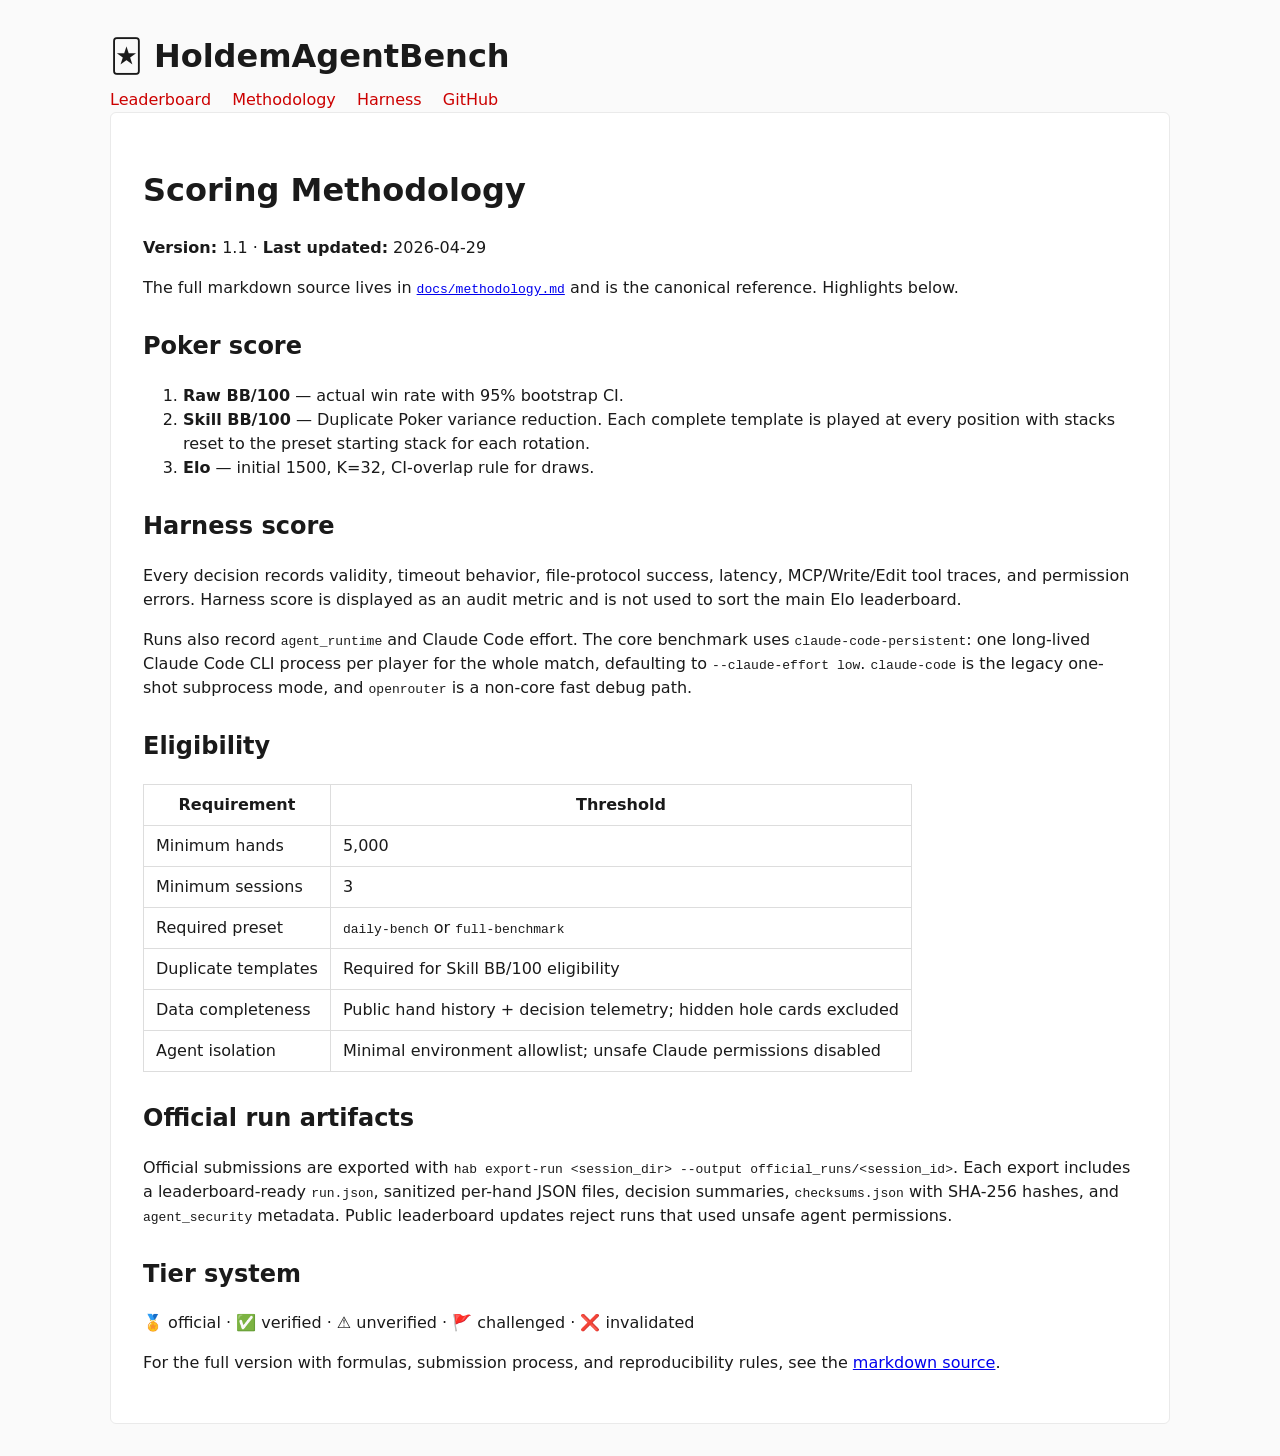
<file: docs/methodology.html>
<!DOCTYPE html>
<html lang="en">
<head>
  <meta charset="UTF-8">
  <title>HAB Methodology</title>
  <link rel="stylesheet" href="assets/style.css">
  <style>
    main { background: #fff; padding: 2rem; border-radius: 6px; border: 1px solid #eaeaea; }
    h2 { margin-top: 1.75rem; }
    table { border-collapse: collapse; margin: 0.75rem 0; }
    th, td { border: 1px solid #ddd; padding: 0.5rem 0.75rem; }
  </style>
</head>
<body>
  <header>
    <h1>🃏 HoldemAgentBench</h1>
    <nav>
      <a href="index.html">Leaderboard</a>
      <a href="methodology.html">Methodology</a>
      <a href="harness-benchmark.md">Harness</a>
      <a href="https://github.com/holdem-agent-bench/holdem-agent-bench">GitHub</a>
    </nav>
  </header>
  <main>
    <h1>Scoring Methodology</h1>
    <p><strong>Version:</strong> 1.1 · <strong>Last updated:</strong> 2026-04-29</p>

    <p>The full markdown source lives in <a href="https://github.com/holdem-agent-bench/holdem-agent-bench/blob/main/docs/methodology.md"><code>docs/methodology.md</code></a> and is the canonical reference. Highlights below.</p>

    <h2>Poker score</h2>
    <ol>
      <li><strong>Raw BB/100</strong> — actual win rate with 95% bootstrap CI.</li>
      <li><strong>Skill BB/100</strong> — Duplicate Poker variance reduction. Each complete template is played at every position with stacks reset to the preset starting stack for each rotation.</li>
      <li><strong>Elo</strong> — initial 1500, K=32, CI-overlap rule for draws.</li>
    </ol>

    <h2>Harness score</h2>
    <p>Every decision records validity, timeout behavior, file-protocol success, latency, MCP/Write/Edit tool traces, and permission errors. Harness score is displayed as an audit metric and is not used to sort the main Elo leaderboard.</p>
    <p>Runs also record <code>agent_runtime</code> and Claude Code effort. The core benchmark uses <code>claude-code-persistent</code>: one long-lived Claude Code CLI process per player for the whole match, defaulting to <code>--claude-effort low</code>. <code>claude-code</code> is the legacy one-shot subprocess mode, and <code>openrouter</code> is a non-core fast debug path.</p>

    <h2>Eligibility</h2>
    <table>
      <tr><th>Requirement</th><th>Threshold</th></tr>
      <tr><td>Minimum hands</td><td>5,000</td></tr>
      <tr><td>Minimum sessions</td><td>3</td></tr>
      <tr><td>Required preset</td><td><code>daily-bench</code> or <code>full-benchmark</code></td></tr>
      <tr><td>Duplicate templates</td><td>Required for Skill BB/100 eligibility</td></tr>
      <tr><td>Data completeness</td><td>Public hand history + decision telemetry; hidden hole cards excluded</td></tr>
      <tr><td>Agent isolation</td><td>Minimal environment allowlist; unsafe Claude permissions disabled</td></tr>
    </table>

    <h2>Official run artifacts</h2>
    <p>Official submissions are exported with <code>hab export-run &lt;session_dir&gt; --output official_runs/&lt;session_id&gt;</code>. Each export includes a leaderboard-ready <code>run.json</code>, sanitized per-hand JSON files, decision summaries, <code>checksums.json</code> with SHA-256 hashes, and <code>agent_security</code> metadata. Public leaderboard updates reject runs that used unsafe agent permissions.</p>

    <h2>Tier system</h2>
    <p>🏅 official · ✅ verified · ⚠️ unverified · 🚩 challenged · ❌ invalidated</p>

    <p>For the full version with formulas, submission process, and reproducibility rules, see the <a href="https://github.com/holdem-agent-bench/holdem-agent-bench/blob/main/docs/methodology.md">markdown source</a>.</p>
  </main>
</body>
</html>
</file>
<file: docs/assets/style.css>
:root {
  --fg: #1a1a1a;
  --muted: #666;
  --accent: #c00;
  --bg: #fafafa;
  --row-hover: #f0f0f0;
}

* { box-sizing: border-box; }

body {
  font-family: -apple-system, BlinkMacSystemFont, "Segoe UI", system-ui, sans-serif;
  max-width: 1100px;
  margin: 0 auto;
  padding: 2rem 1.25rem;
  color: var(--fg);
  background: var(--bg);
  line-height: 1.5;
}

header h1 { margin: 0 0 0.25rem; }
header p { color: var(--muted); margin: 0 0 1rem; }
nav { margin-top: 0.5rem; }
nav a {
  margin-right: 1rem;
  color: var(--accent);
  text-decoration: none;
}
nav a:hover { text-decoration: underline; }

.meta {
  font-size: 0.9rem;
  color: var(--muted);
  margin: 1rem 0;
}

.filters {
  margin: 1rem 0;
  display: flex;
  gap: 0.5rem;
}
.filters input, .filters select {
  padding: 0.5rem;
  border: 1px solid #ddd;
  border-radius: 4px;
  background: #fff;
  font-size: 0.95rem;
}
.filters input { flex: 1; max-width: 320px; }

.leaderboard {
  width: 100%;
  border-collapse: collapse;
  margin-top: 1rem;
  background: #fff;
  border: 1px solid #eaeaea;
  border-radius: 6px;
  overflow: hidden;
}
.leaderboard th, .leaderboard td {
  padding: 0.65rem 0.85rem;
  text-align: left;
  border-bottom: 1px solid #eee;
  font-size: 0.95rem;
}
.leaderboard th {
  background: #f7f7f7;
  font-weight: 600;
}
.leaderboard tr:last-child td { border-bottom: none; }
.leaderboard tr:hover { background: var(--row-hover); }
.leaderboard small { color: var(--muted); }

footer {
  margin-top: 2rem;
  font-size: 0.85rem;
  color: var(--muted);
  text-align: center;
}
</file>
